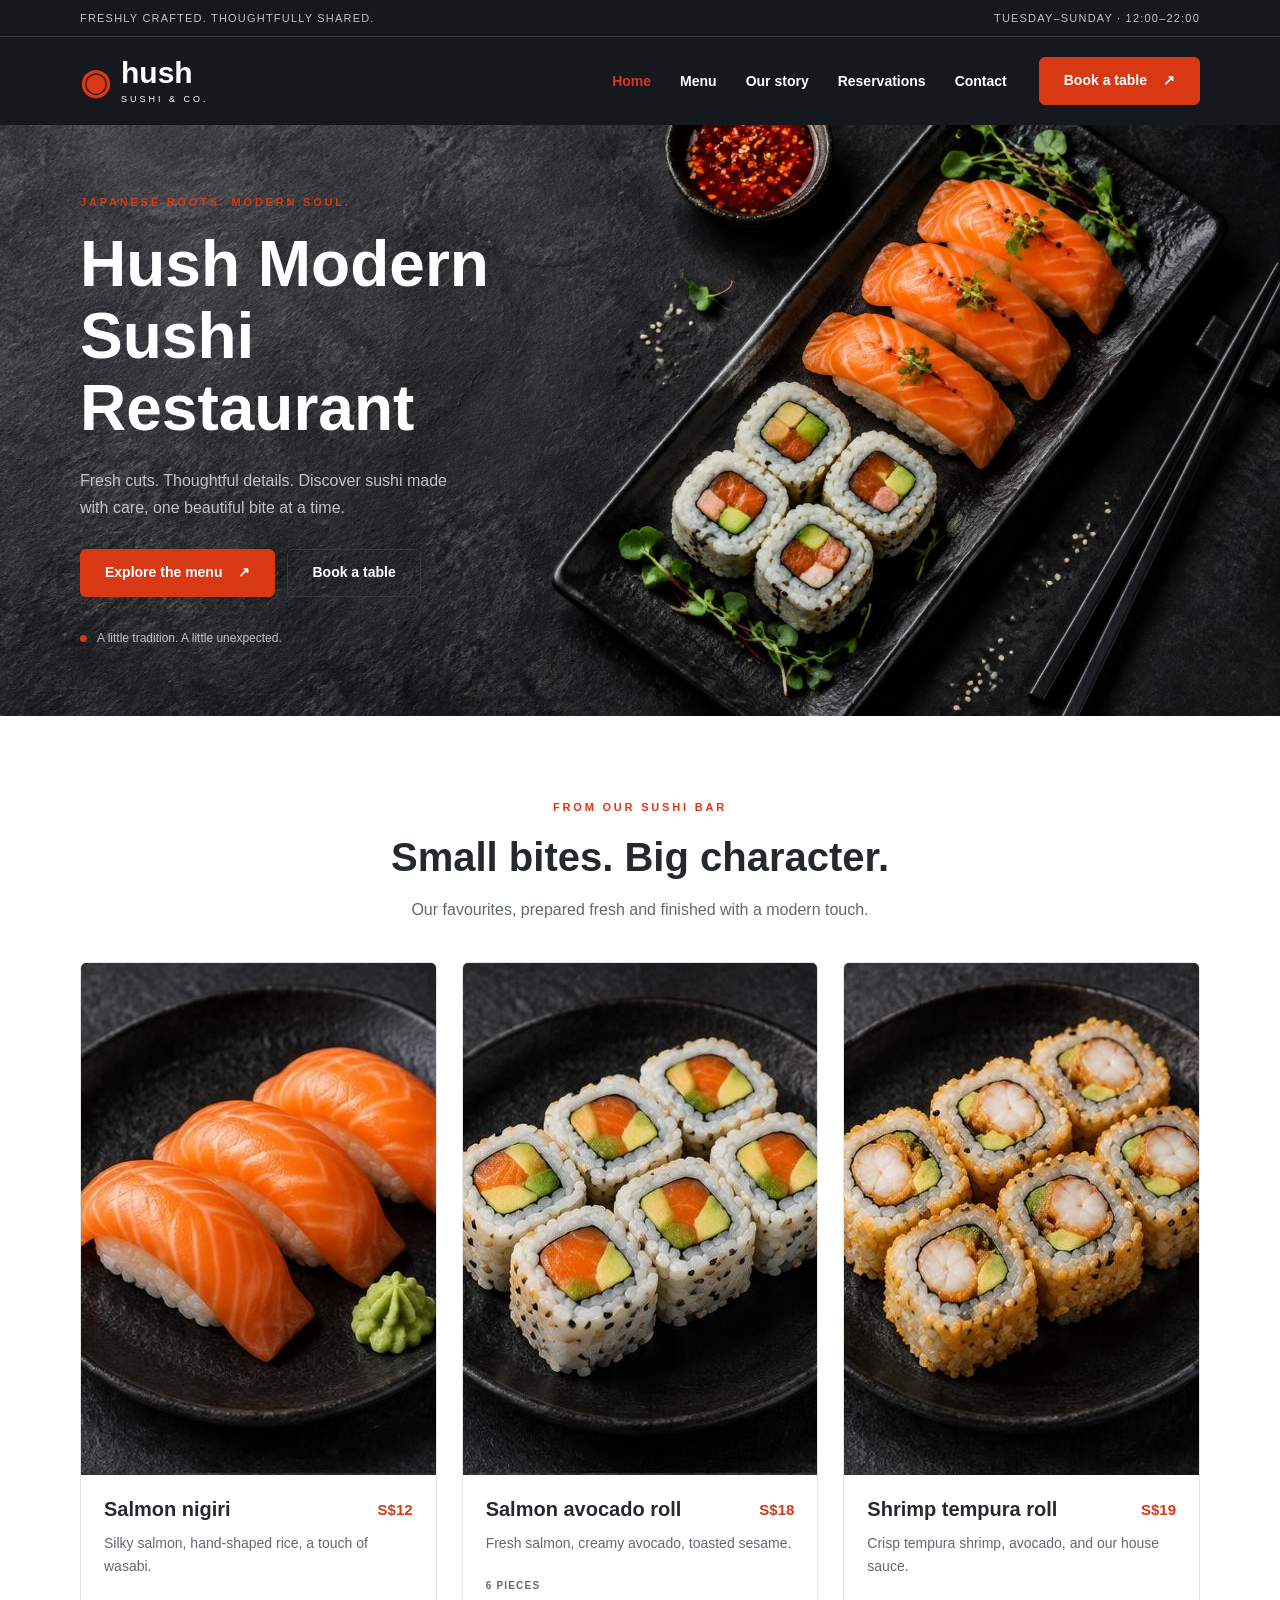
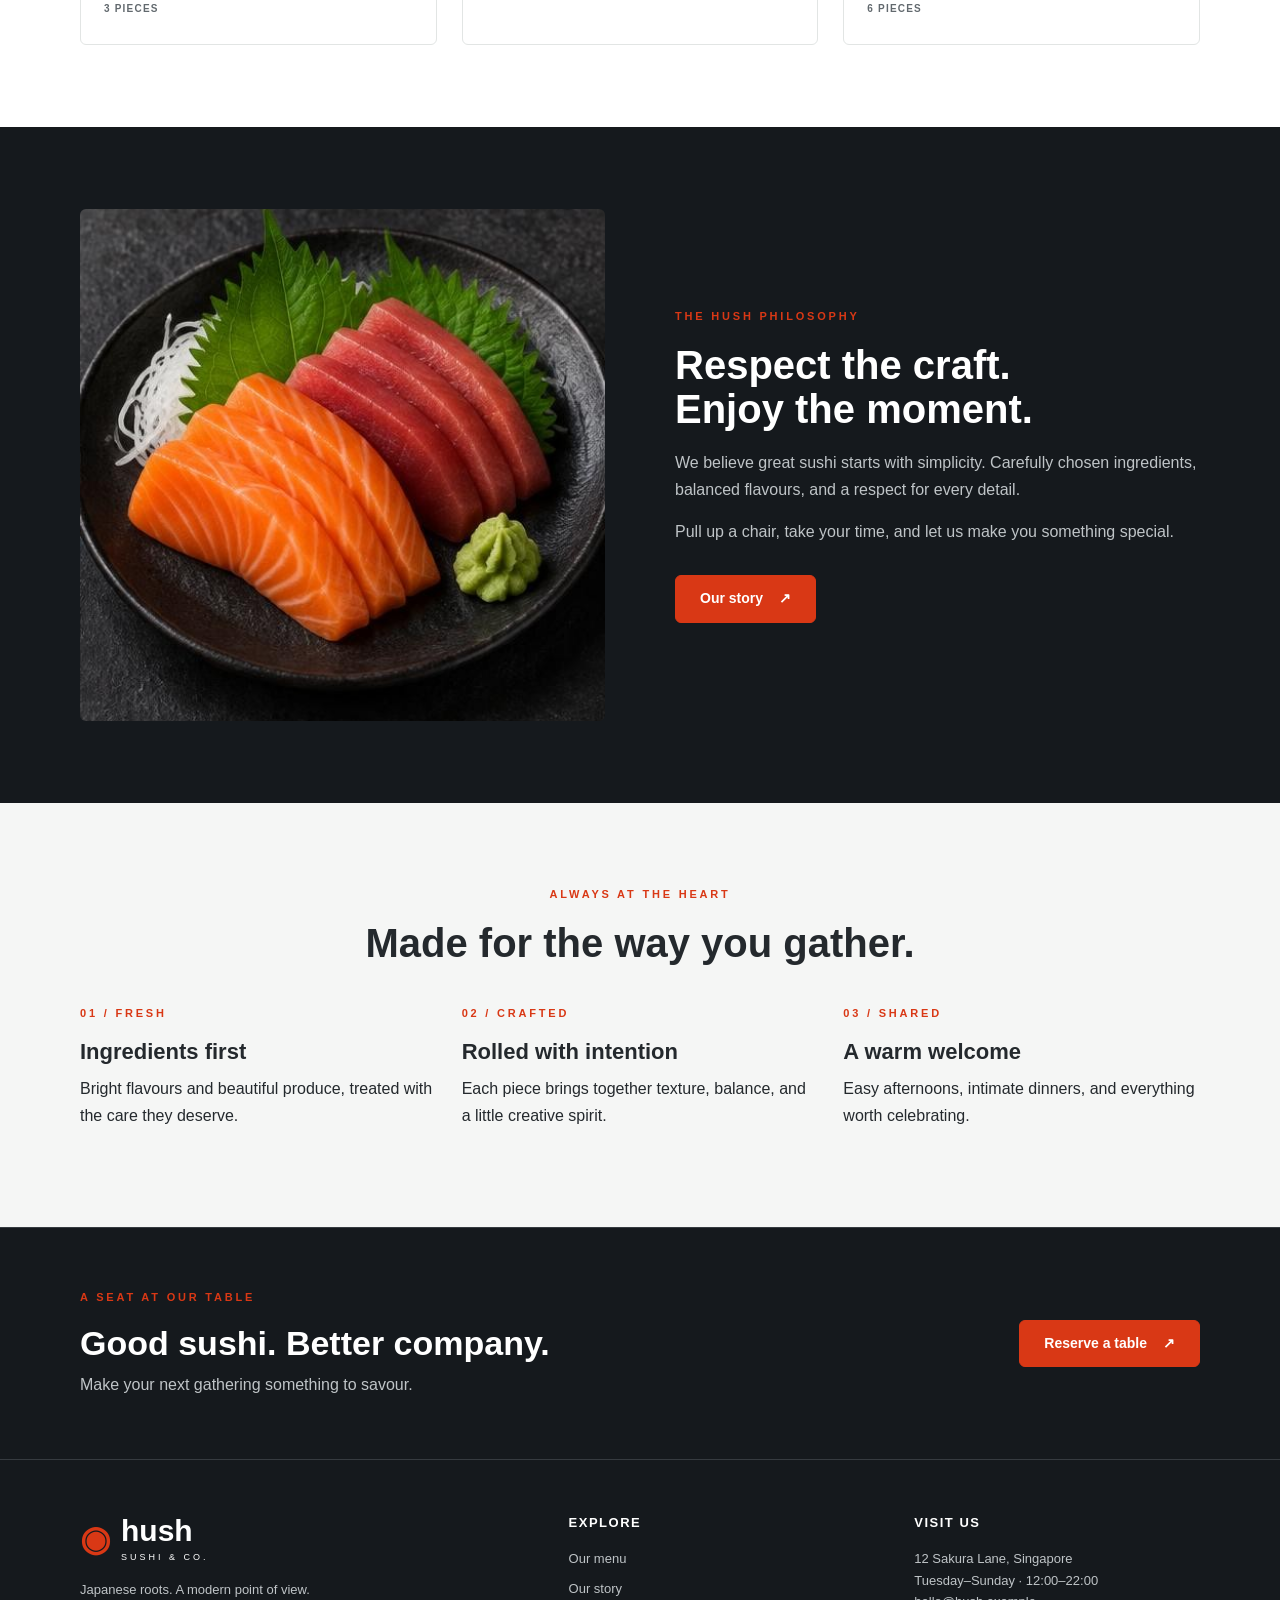
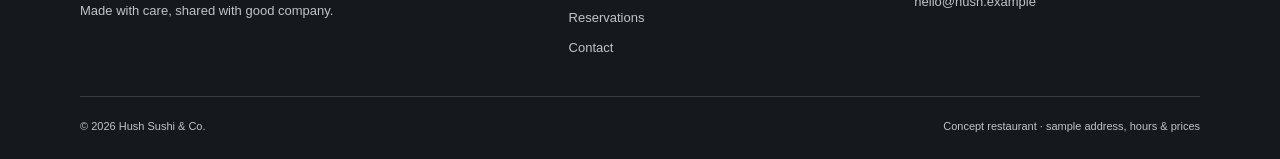
<file: index.html>
<!doctype html>
<html lang="en">
    <head>
        <meta charset="utf-8">
        <meta name="viewport" content="width=device-width, initial-scale=1">
        <title>Hush Modern Sushi Restaurant</title>
        <meta name="description" content="Discover modern Japanese sushi, signature rolls, and thoughtful dining at the Hush concept restaurant.">
        <meta property="og:title" content="Hush Modern Sushi Restaurant">
        <meta property="og:description" content="Discover modern Japanese sushi, signature rolls, and thoughtful dining at the Hush concept restaurant.">
        <meta property="og:type" content="website">
        <meta name="twitter:card" content="summary_large_image">
        <link rel="icon" href="assets/favicon.svg" type="image/svg+xml">
        <link rel="stylesheet" href="styles.css">
        <script src="script.js" defer></script>
    </head>

    <body>
        <a class="skip-link" href="#main">Skip to content</a>

        <div class="utility">
            <div class="container">
                <span>FRESHLY CRAFTED. THOUGHTFULLY SHARED.</span>
                <span>TUESDAY–SUNDAY · 12:00–22:00</span>
            </div>
        </div>

        <header class="header">
            <div class="container nav">
                <a class="brand" href="index.html" aria-label="Hush Sushi home">
                    <span class="brand-mark" aria-hidden="true">◉</span>
                    <span>hush<small>SUSHI &amp; CO.</small></span>
                </a>

                <nav class="nav-links" id="navigation" aria-label="Main navigation">
                    <a href="index.html" aria-current="page">Home</a>
                    <a href="menu.html">Menu</a>
                    <a href="about.html">Our story</a>
                    <a href="reservations.html">Reservations</a>
                    <a href="contact.html">Contact</a>
                </nav>

                <a href="reservations.html" class="button">
                    Book a table <span aria-hidden="true">↗</span>
                </a>

                <button
                    class="menu-toggle"
                    type="button"
                    aria-expanded="false"
                    aria-controls="navigation"
                    aria-label="Open navigation"
                >
                    ☰
                </button>
            </div>
        </header>

        <main id="main">
            <section class="hero">
                <img
                    class="hero-image"
                    src="assets/hero.jpg"
                    alt="Salmon nigiri and maki on a black platter with chopsticks"
                    width="1920"
                    height="1024"
                    fetchpriority="high"
                >

                <div class="container">
                    <div class="hero-copy">
                        <span class="eyebrow">Japanese roots. Modern soul.</span>

                        <h1>
                            Hush Modern<br>
                            Sushi Restaurant
                        </h1>

                        <p>
                            Fresh cuts. Thoughtful details. Discover sushi made with care, one beautiful bite at a time.
                        </p>

                        <div class="hero-actions">
                            <a href="menu.html" class="button">
                                Explore the menu <span aria-hidden="true">↗</span>
                            </a>

                            <a href="reservations.html" class="button ghost">
                                Book a table
                            </a>
                        </div>

                        <div class="hero-note">
                            A little tradition. A little unexpected.
                        </div>
                    </div>
                </div>
            </section>

            <section class="section">
                <div class="container">
                    <div class="section-heading">
                        <span class="eyebrow">From our sushi bar</span>
                        <h2>Small bites. Big character.</h2>
                        <p>
                            Our favourites, prepared fresh and finished with a modern touch.
                        </p>
                    </div>

                    <div class="grid-3">
                        <article class="dish" data-category="nigiri">
                            <div class="dish-image">
                                <img
                                    src="assets/salmon-nigiri.jpg"
                                    alt="Salmon nigiri on a black ceramic plate"
                                    width="512"
                                    height="512"
                                    loading="lazy"
                                >
                            </div>

                            <div class="dish-info">
                                <div class="dish-title">
                                    <h3>Salmon nigiri</h3>
                                    <span class="price">S$12</span>
                                </div>

                                <p>
                                    Silky salmon, hand-shaped rice, a touch of wasabi.
                                </p>

                                <span class="tag">3 pieces</span>
                            </div>
                        </article>

                        <article class="dish" data-category="rolls">
                            <div class="dish-image">
                                <img
                                    src="assets/salmon-avocado.jpg"
                                    alt="Salmon avocado roll on a black ceramic plate"
                                    width="512"
                                    height="512"
                                    loading="lazy"
                                >
                            </div>

                            <div class="dish-info">
                                <div class="dish-title">
                                    <h3>Salmon avocado roll</h3>
                                    <span class="price">S$18</span>
                                </div>

                                <p>
                                    Fresh salmon, creamy avocado, toasted sesame.
                                </p>

                                <span class="tag">6 pieces</span>
                            </div>
                        </article>

                        <article class="dish" data-category="rolls">
                            <div class="dish-image">
                                <img
                                    src="assets/shrimp-tempura.jpg"
                                    alt="Shrimp tempura roll on a black ceramic plate"
                                    width="512"
                                    height="512"
                                    loading="lazy"
                                >
                            </div>

                            <div class="dish-info">
                                <div class="dish-title">
                                    <h3>Shrimp tempura roll</h3>
                                    <span class="price">S$19</span>
                                </div>

                                <p>
                                    Crisp tempura shrimp, avocado, and our house sauce.
                                </p>

                                <span class="tag">6 pieces</span>
                            </div>
                        </article>
                    </div>
                </div>
            </section>

            <section class="section dark">
                <div class="container">
                    <div class="split">
                        <img
                            class="split-image"
                            src="assets/sashimi.jpg"
                            alt="Fresh salmon and tuna sashimi with shiso leaves"
                            width="512"
                            height="512"
                            loading="lazy"
                        >

                        <div>
                            <span class="eyebrow">The Hush philosophy</span>

                            <h2>
                                Respect the craft.<br>
                                Enjoy the moment.
                            </h2>

                            <p>
                                We believe great sushi starts with simplicity. Carefully chosen ingredients, balanced flavours, and a respect for every detail.
                            </p>

                            <p>
                                Pull up a chair, take your time, and let us make you something special.
                            </p>

                            <a href="about.html" class="button">
                                Our story <span aria-hidden="true">↗</span>
                            </a>
                        </div>
                    </div>
                </div>
            </section>

            <section class="section wash">
                <div class="container">
                    <div class="section-heading">
                        <span class="eyebrow">Always at the heart</span>
                        <h2>Made for the way you gather.</h2>
                    </div>

                    <div class="grid-3">
                        <div>
                            <span class="eyebrow">01 / Fresh</span>
                            <h3>Ingredients first</h3>
                            <p>
                                Bright flavours and beautiful produce, treated with the care they deserve.
                            </p>
                        </div>

                        <div>
                            <span class="eyebrow">02 / Crafted</span>
                            <h3>Rolled with intention</h3>
                            <p>
                                Each piece brings together texture, balance, and a little creative spirit.
                            </p>
                        </div>

                        <div>
                            <span class="eyebrow">03 / Shared</span>
                            <h3>A warm welcome</h3>
                            <p>
                                Easy afternoons, intimate dinners, and everything worth celebrating.
                            </p>
                        </div>
                    </div>
                </div>
            </section>

            <section class="cta">
                <div class="container">
                    <div>
                        <span class="eyebrow">A seat at our table</span>
                        <h2>Good sushi. Better company.</h2>
                        <p>Make your next gathering something to savour.</p>
                    </div>

                    <a class="button" href="reservations.html">
                        Reserve a table <span aria-hidden="true">↗</span>
                    </a>
                </div>
            </section>
        </main>

        <footer class="footer">
            <div class="container">
                <div class="footer-grid">
                    <div>
                        <a class="brand" href="index.html" aria-label="Hush Sushi home">
                            <span class="brand-mark" aria-hidden="true">◉</span>
                            <span>hush<small>SUSHI &amp; CO.</small></span>
                        </a>

                        <p>
                            Japanese roots. A modern point of view.<br>
                            Made with care, shared with good company.
                        </p>
                    </div>

                    <div>
                        <h3>Explore</h3>

                        <div class="footer-links">
                            <a href="menu.html">Our menu</a>
                            <a href="about.html">Our story</a>
                            <a href="reservations.html">Reservations</a>
                            <a href="contact.html">Contact</a>
                        </div>
                    </div>

                    <div>
                        <h3>Visit us</h3>

                        <p>
                            12 Sakura Lane, Singapore<br>
                            Tuesday–Sunday · 12:00–22:00<br>
                            hello@hush.example
                        </p>
                    </div>
                </div>

                <div class="footer-bottom">
                    <span>© 2026 Hush Sushi &amp; Co.</span>
                    <span>Concept restaurant · sample address, hours &amp; prices</span>
                </div>
            </div>
        </footer>
    </body>
</html>
</file>
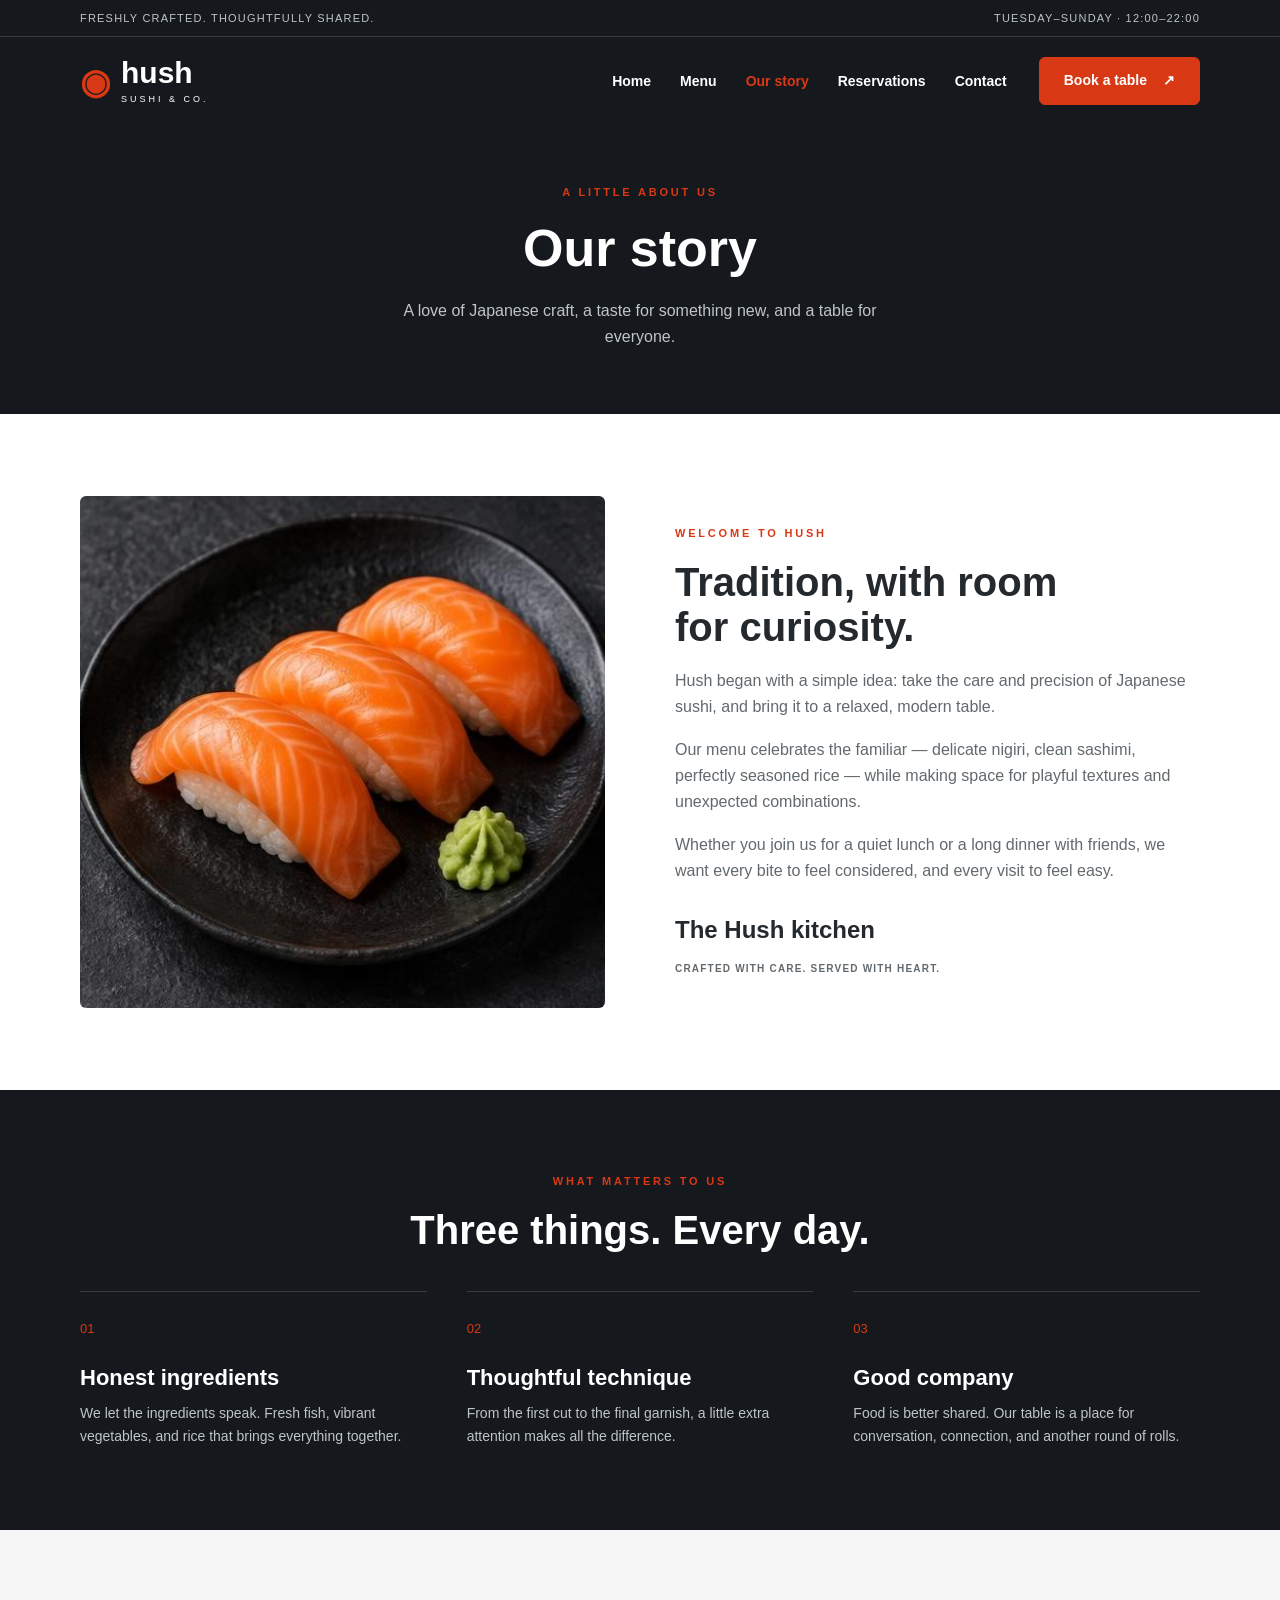
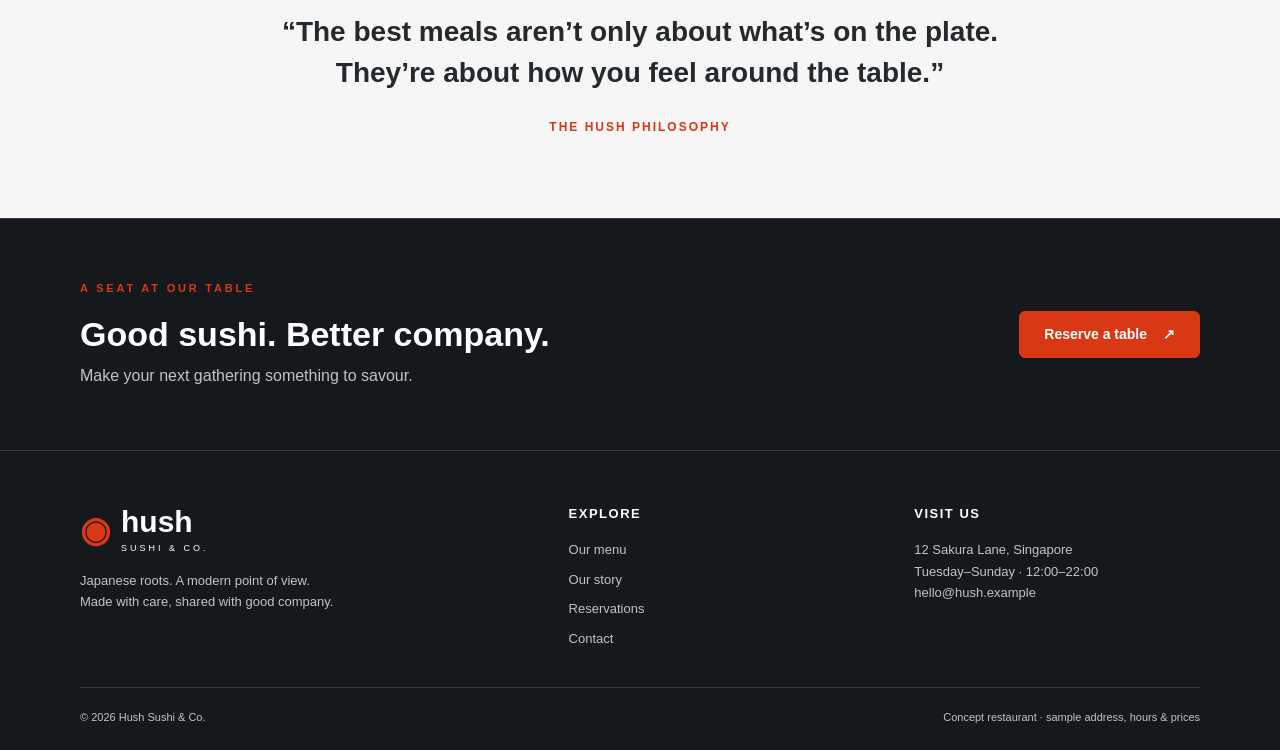
<file: about.html>
<!doctype html>
<html lang="en">
    <head>
        <meta charset="utf-8">
        <meta name="viewport" content="width=device-width, initial-scale=1">
        <title>Our story | Hush Sushi &amp; Co.</title>
        <meta name="description" content="Discover the craft, care, and Japanese inspiration behind the Hush Sushi concept restaurant.">
        <meta property="og:title" content="Our story | Hush Sushi &amp; Co.">
        <meta property="og:description" content="Discover the craft, care, and Japanese inspiration behind the Hush Sushi concept restaurant.">
        <meta property="og:type" content="website">
        <meta name="twitter:card" content="summary_large_image">
        <link rel="icon" href="assets/favicon.svg" type="image/svg+xml">
        <link rel="stylesheet" href="styles.css">
        <script src="script.js" defer></script>
    </head>

    <body>
        <a class="skip-link" href="#main">Skip to content</a>

        <div class="utility">
            <div class="container">
                <span>FRESHLY CRAFTED. THOUGHTFULLY SHARED.</span>
                <span>TUESDAY–SUNDAY · 12:00–22:00</span>
            </div>
        </div>

        <header class="header">
            <div class="container nav">
                <a class="brand" href="index.html" aria-label="Hush Sushi home">
                    <span class="brand-mark" aria-hidden="true">◉</span>
                    <span>hush<small>SUSHI &amp; CO.</small></span>
                </a>

                <nav class="nav-links" id="navigation" aria-label="Main navigation">
                    <a href="index.html">Home</a>
                    <a href="menu.html">Menu</a>
                    <a href="about.html" aria-current="page">Our story</a>
                    <a href="reservations.html">Reservations</a>
                    <a href="contact.html">Contact</a>
                </nav>

                <a href="reservations.html" class="button">
                    Book a table <span aria-hidden="true">↗</span>
                </a>

                <button
                    class="menu-toggle"
                    type="button"
                    aria-expanded="false"
                    aria-controls="navigation"
                    aria-label="Open navigation"
                >
                    ☰
                </button>
            </div>
        </header>

        <main id="main">
            <section class="page-intro">
                <div class="container">
                    <span class="eyebrow">A little about us</span>
                    <h1>Our story</h1>
                    <p>
                        A love of Japanese craft, a taste for something new, and a table for everyone.
                    </p>
                </div>
            </section>

            <section class="section">
                <div class="container split">
                    <img
                        class="split-image"
                        src="assets/salmon-nigiri.jpg"
                        alt="Three salmon nigiri arranged on a handmade black plate"
                        width="512"
                        height="512"
                    >

                    <div>
                        <span class="eyebrow">Welcome to Hush</span>

                        <h2>
                            Tradition, with room<br>
                            for curiosity.
                        </h2>

                        <p>
                            Hush began with a simple idea: take the care and precision of Japanese sushi, and bring it to a relaxed, modern table.
                        </p>

                        <p>
                            Our menu celebrates the familiar — delicate nigiri, clean sashimi, perfectly seasoned rice — while making space for playful textures and unexpected combinations.
                        </p>

                        <p>
                            Whether you join us for a quiet lunch or a long dinner with friends, we want every bite to feel considered, and every visit to feel easy.
                        </p>

                        <div class="signature">The Hush kitchen</div>
                        <span class="tag">Crafted with care. Served with heart.</span>
                    </div>
                </div>
            </section>

            <section class="section dark">
                <div class="container">
                    <div class="section-heading">
                        <span class="eyebrow">What matters to us</span>
                        <h2>Three things. Every day.</h2>
                    </div>

                    <div class="values">
                        <div class="value">
                            <span class="value-number">01</span>
                            <h3>Honest ingredients</h3>
                            <p>
                                We let the ingredients speak. Fresh fish, vibrant vegetables, and rice that brings everything together.
                            </p>
                        </div>

                        <div class="value">
                            <span class="value-number">02</span>
                            <h3>Thoughtful technique</h3>
                            <p>
                                From the first cut to the final garnish, a little extra attention makes all the difference.
                            </p>
                        </div>

                        <div class="value">
                            <span class="value-number">03</span>
                            <h3>Good company</h3>
                            <p>
                                Food is better shared. Our table is a place for conversation, connection, and another round of rolls.
                            </p>
                        </div>
                    </div>
                </div>
            </section>

            <section class="section wash">
                <div class="container">
                    <blockquote class="story-quote">
                        “The best meals aren’t only about what’s on the plate. They’re about how you feel around the table.”
                        <cite>THE HUSH PHILOSOPHY</cite>
                    </blockquote>
                </div>
            </section>

            <section class="cta">
                <div class="container">
                    <div>
                        <span class="eyebrow">A seat at our table</span>
                        <h2>Good sushi. Better company.</h2>
                        <p>Make your next gathering something to savour.</p>
                    </div>

                    <a class="button" href="reservations.html">
                        Reserve a table <span aria-hidden="true">↗</span>
                    </a>
                </div>
            </section>
        </main>

        <footer class="footer">
            <div class="container">
                <div class="footer-grid">
                    <div>
                        <a class="brand" href="index.html" aria-label="Hush Sushi home">
                            <span class="brand-mark" aria-hidden="true">◉</span>
                            <span>hush<small>SUSHI &amp; CO.</small></span>
                        </a>

                        <p>
                            Japanese roots. A modern point of view.<br>
                            Made with care, shared with good company.
                        </p>
                    </div>

                    <div>
                        <h3>Explore</h3>

                        <div class="footer-links">
                            <a href="menu.html">Our menu</a>
                            <a href="about.html">Our story</a>
                            <a href="reservations.html">Reservations</a>
                            <a href="contact.html">Contact</a>
                        </div>
                    </div>

                    <div>
                        <h3>Visit us</h3>

                        <p>
                            12 Sakura Lane, Singapore<br>
                            Tuesday–Sunday · 12:00–22:00<br>
                            hello@hush.example
                        </p>
                    </div>
                </div>

                <div class="footer-bottom">
                    <span>© 2026 Hush Sushi &amp; Co.</span>
                    <span>Concept restaurant · sample address, hours &amp; prices</span>
                </div>
            </div>
        </footer>
    </body>
</html>
</file>
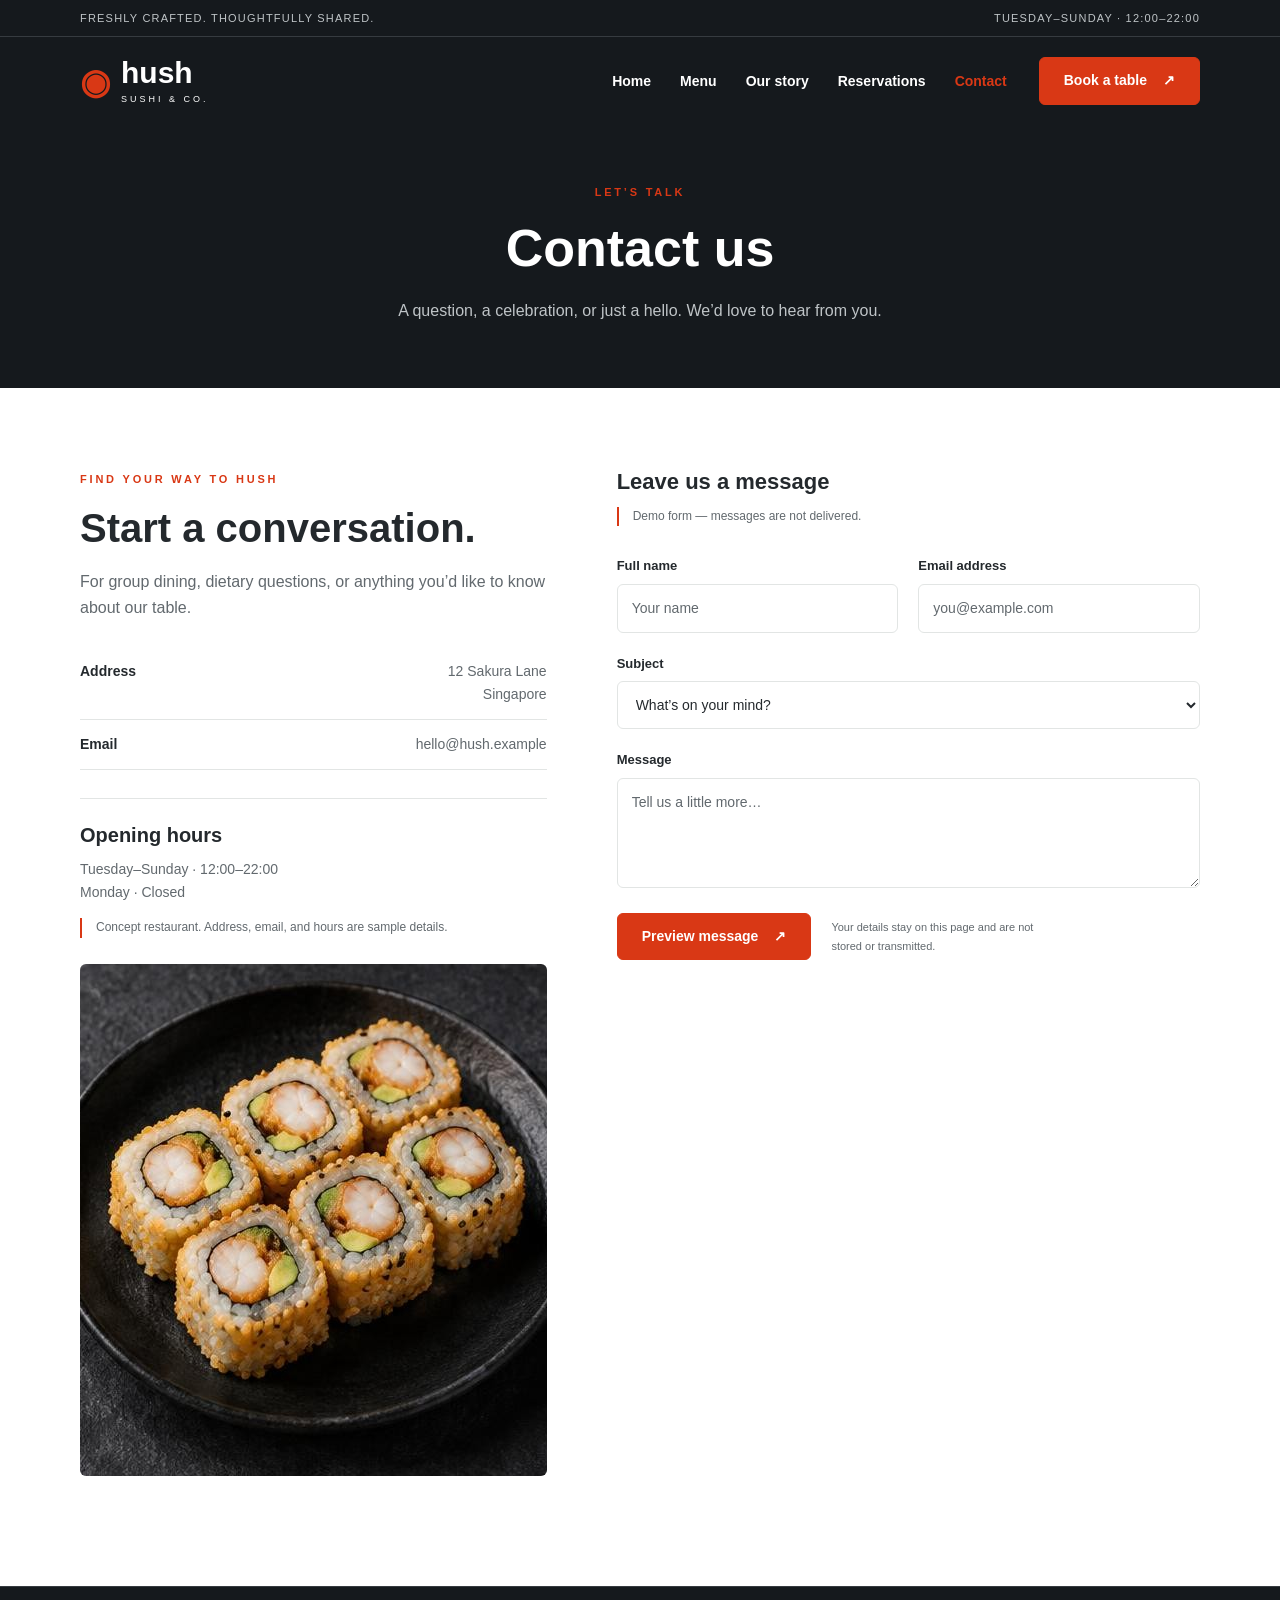
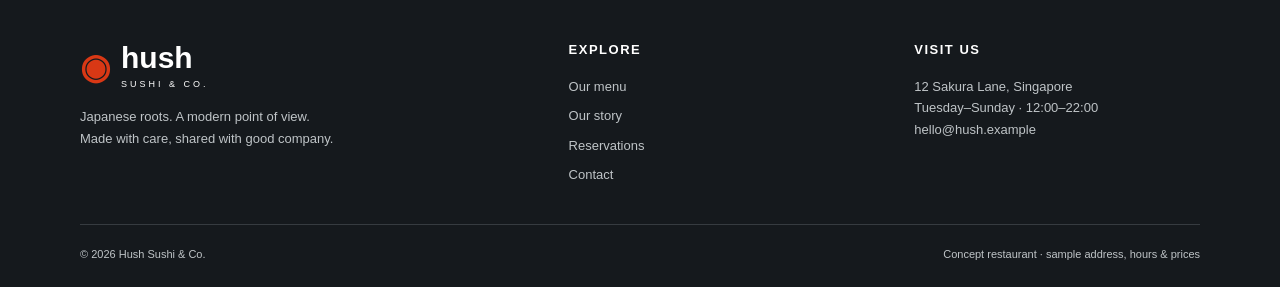
<file: contact.html>
<!doctype html>
<html lang="en">
    <head>
        <meta charset="utf-8">
        <meta name="viewport" content="width=device-width, initial-scale=1">
        <title>Contact | Hush Sushi &amp; Co.</title>
        <meta name="description" content="View sample Hush Sushi contact details and try the local demonstration inquiry form.">
        <meta property="og:title" content="Contact | Hush Sushi &amp; Co.">
        <meta property="og:description" content="View sample Hush Sushi contact details and try the local demonstration inquiry form.">
        <meta property="og:type" content="website">
        <meta name="twitter:card" content="summary_large_image">
        <link rel="icon" href="assets/favicon.svg" type="image/svg+xml">
        <link rel="stylesheet" href="styles.css">
        <script src="script.js" defer></script>
    </head>

    <body>
        <a class="skip-link" href="#main">Skip to content</a>

        <div class="utility">
            <div class="container">
                <span>FRESHLY CRAFTED. THOUGHTFULLY SHARED.</span>
                <span>TUESDAY–SUNDAY · 12:00–22:00</span>
            </div>
        </div>

        <header class="header">
            <div class="container nav">
                <a class="brand" href="index.html" aria-label="Hush Sushi home">
                    <span class="brand-mark" aria-hidden="true">◉</span>
                    <span>hush<small>SUSHI &amp; CO.</small></span>
                </a>

                <nav class="nav-links" id="navigation" aria-label="Main navigation">
                    <a href="index.html">Home</a>
                    <a href="menu.html">Menu</a>
                    <a href="about.html">Our story</a>
                    <a href="reservations.html">Reservations</a>
                    <a href="contact.html" aria-current="page">Contact</a>
                </nav>

                <a href="reservations.html" class="button">
                    Book a table <span aria-hidden="true">↗</span>
                </a>

                <button
                    class="menu-toggle"
                    type="button"
                    aria-expanded="false"
                    aria-controls="navigation"
                    aria-label="Open navigation"
                >
                    ☰
                </button>
            </div>
        </header>

        <main id="main">
            <section class="page-intro">
                <div class="container">
                    <span class="eyebrow">Let’s talk</span>
                    <h1>Contact us</h1>
                    <p>
                        A question, a celebration, or just a hello. We’d love to hear from you.
                    </p>
                </div>
            </section>

            <section class="section">
                <div class="container form-layout">
                    <aside class="form-aside">
                        <span class="eyebrow">Find your way to Hush</span>

                        <h2>Start a conversation.</h2>

                        <p>
                            For group dining, dietary questions, or anything you’d like to know about our table.
                        </p>

                        <dl class="detail-list">
                            <div>
                                <dt>Address</dt>
                                <dd>
                                    12 Sakura Lane<br>
                                    Singapore
                                </dd>
                            </div>

                            <div>
                                <dt>Email</dt>
                                <dd>hello@hush.example</dd>
                            </div>
                        </dl>

                        <div class="hours">
                            <h3>Opening hours</h3>
                            <p>
                                Tuesday–Sunday · 12:00–22:00<br>
                                Monday · Closed
                            </p>
                        </div>

                        <p class="notice">
                            Concept restaurant. Address, email, and hours are sample details.
                        </p>

                        <img
                            src="assets/shrimp-tempura.jpg"
                            alt="Crispy shrimp tempura sushi rolls with avocado"
                            width="512"
                            height="512"
                            loading="lazy"
                        >
                    </aside>

                    <div>
                        <h3>Leave us a message</h3>

                        <p class="notice">
                            Demo form — messages are not delivered.
                        </p>

                        <form data-demo-form="contact">
                            <div class="form-grid">
                                <div class="field">
                                    <label for="name">Full name</label>
                                    <input
                                        type="text"
                                        id="name"
                                        name="name"
                                        required
                                        placeholder="Your name"
                                        autocomplete="name"
                                        maxlength="100"
                                    >
                                </div>

                                <div class="field">
                                    <label for="email">Email address</label>
                                    <input
                                        type="email"
                                        id="email"
                                        name="email"
                                        required
                                        placeholder="you@example.com"
                                        autocomplete="email"
                                        maxlength="254"
                                    >
                                </div>

                                <div class="field full">
                                    <label for="subject">Subject</label>

                                    <select id="subject" name="subject" required>
                                        <option value="">What’s on your mind?</option>
                                        <option>General inquiry</option>
                                        <option>Group dining</option>
                                        <option>Dietary requirements</option>
                                        <option>Feedback</option>
                                    </select>
                                </div>

                                <div class="field full">
                                    <label for="message">Message</label>

                                    <textarea
                                        id="message"
                                        name="message"
                                        placeholder="Tell us a little more…"
                                        required
                                        minlength="10"
                                        maxlength="3000"
                                    ></textarea>
                                </div>
                            </div>

                            <div class="form-submit">
                                <button type="submit" class="button">
                                    Preview message <span aria-hidden="true">↗</span>
                                </button>

                                <p>
                                    Your details stay on this page and are not stored or transmitted.
                                </p>
                            </div>

                            <div
                                class="success"
                                role="status"
                                tabindex="-1"
                                hidden
                            >
                                <h3>Sample message complete</h3>
                                <p></p>
                            </div>
                        </form>
                    </div>
                </div>
            </section>
        </main>

        <footer class="footer">
            <div class="container">
                <div class="footer-grid">
                    <div>
                        <a class="brand" href="index.html" aria-label="Hush Sushi home">
                            <span class="brand-mark" aria-hidden="true">◉</span>
                            <span>hush<small>SUSHI &amp; CO.</small></span>
                        </a>

                        <p>
                            Japanese roots. A modern point of view.<br>
                            Made with care, shared with good company.
                        </p>
                    </div>

                    <div>
                        <h3>Explore</h3>

                        <div class="footer-links">
                            <a href="menu.html">Our menu</a>
                            <a href="about.html">Our story</a>
                            <a href="reservations.html">Reservations</a>
                            <a href="contact.html">Contact</a>
                        </div>
                    </div>

                    <div>
                        <h3>Visit us</h3>

                        <p>
                            12 Sakura Lane, Singapore<br>
                            Tuesday–Sunday · 12:00–22:00<br>
                            hello@hush.example
                        </p>
                    </div>
                </div>

                <div class="footer-bottom">
                    <span>© 2026 Hush Sushi &amp; Co.</span>
                    <span>Concept restaurant · sample address, hours &amp; prices</span>
                </div>
            </div>
        </footer>
    </body>
</html>
</file>
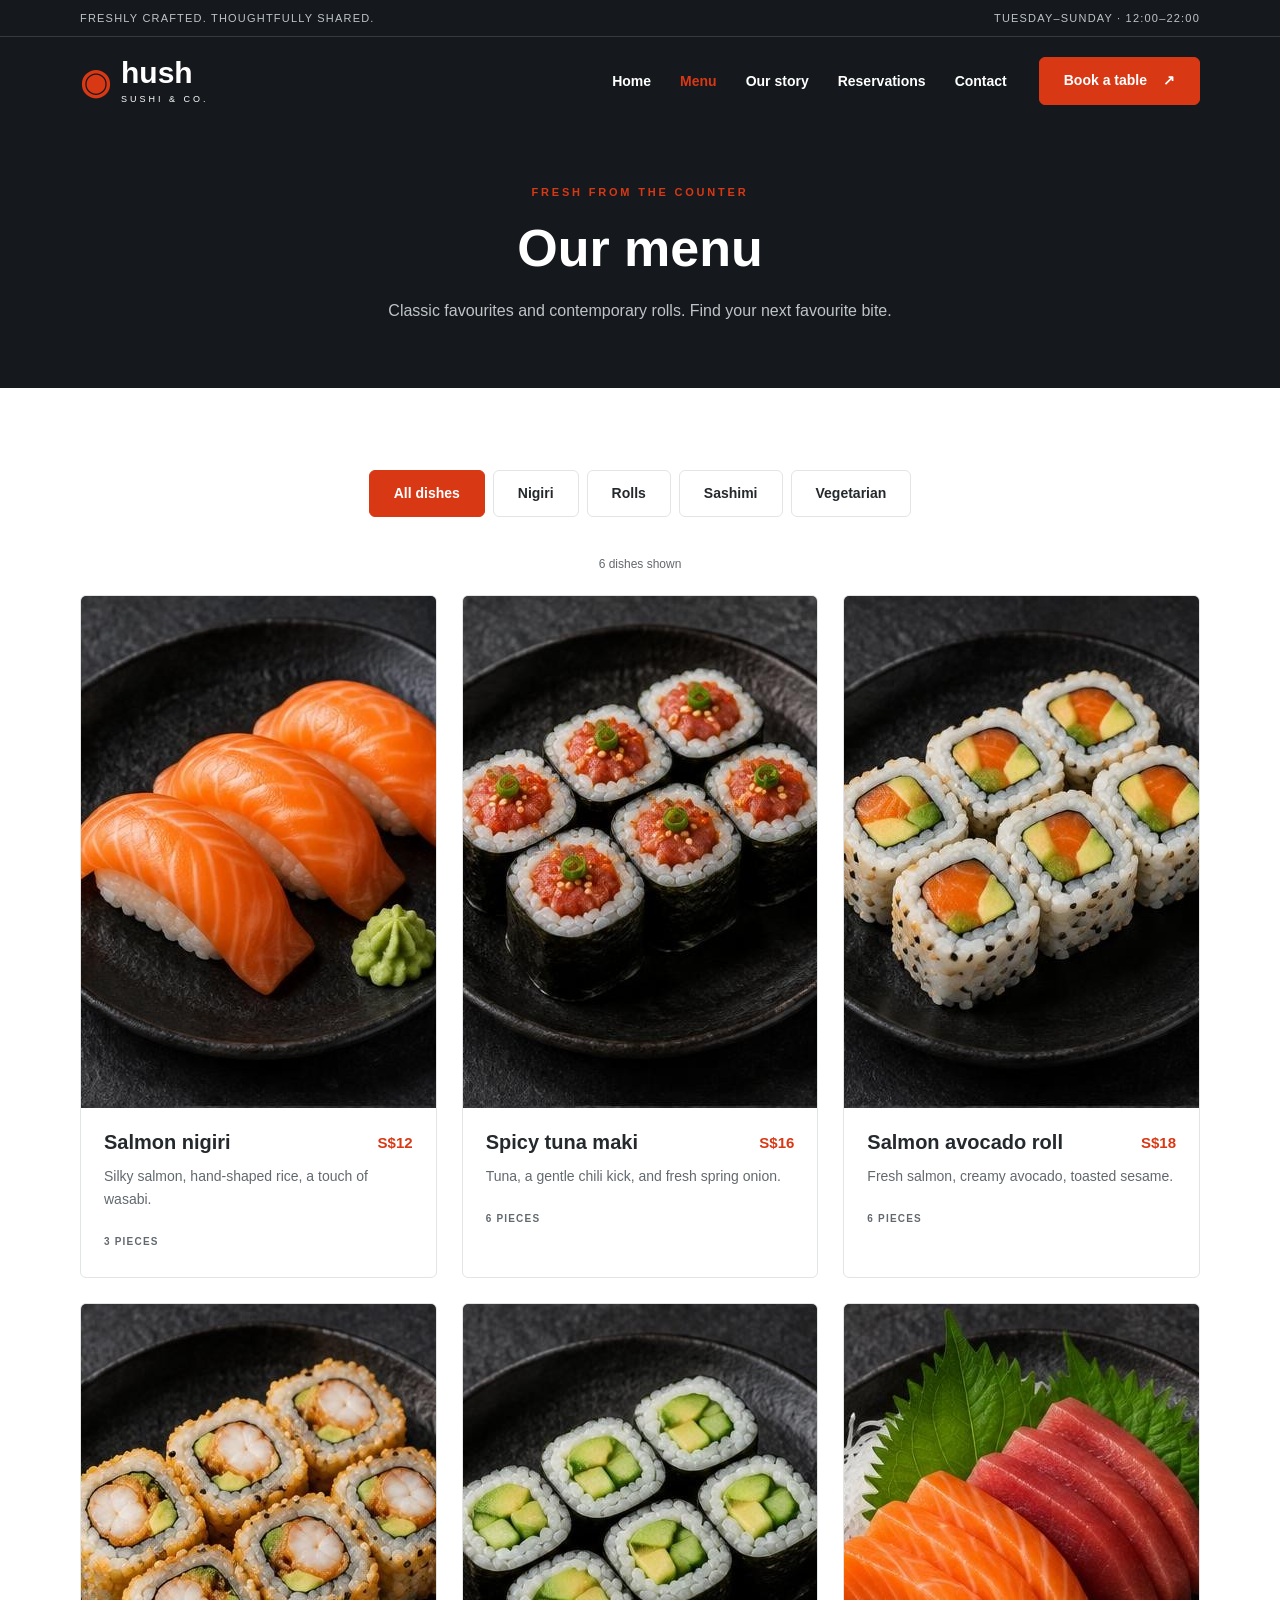
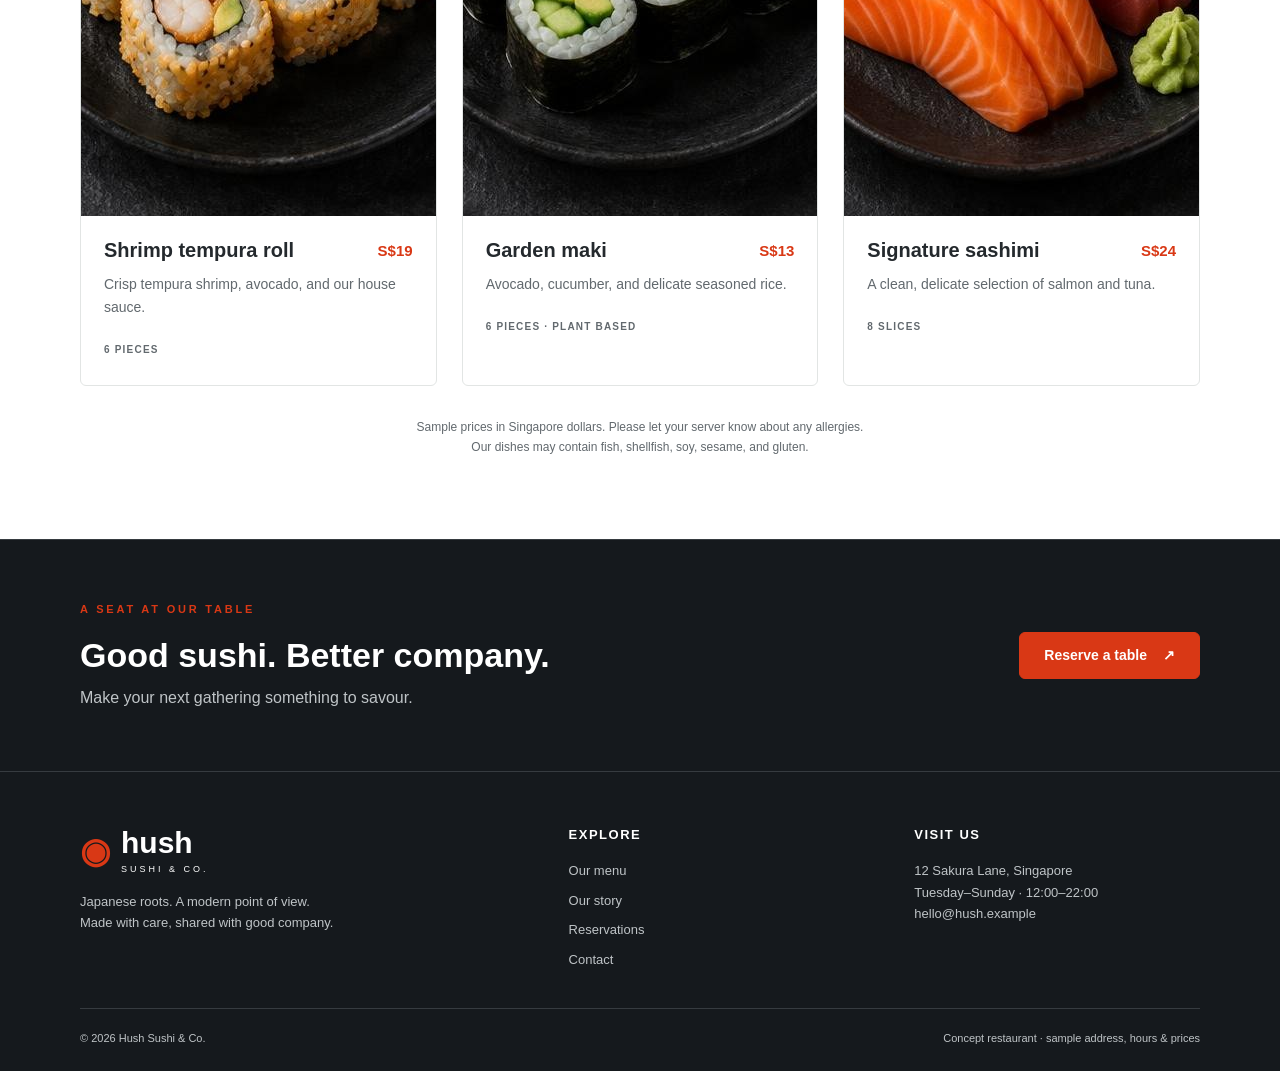
<file: menu.html>
<!doctype html>
<html lang="en">
    <head>
        <meta charset="utf-8">
        <meta name="viewport" content="width=device-width, initial-scale=1">
        <title>Menu | Hush Sushi &amp; Co.</title>
        <meta name="description" content="Explore Hush Sushi’s sample menu of nigiri, maki rolls, sashimi, and vegetarian favourites.">
        <meta property="og:title" content="Menu | Hush Sushi &amp; Co.">
        <meta property="og:description" content="Explore Hush Sushi’s sample menu of nigiri, maki rolls, sashimi, and vegetarian favourites.">
        <meta property="og:type" content="website">
        <meta name="twitter:card" content="summary_large_image">
        <link rel="icon" href="assets/favicon.svg" type="image/svg+xml">
        <link rel="stylesheet" href="styles.css">
        <script src="script.js" defer></script>
    </head>

    <body>
        <a class="skip-link" href="#main">Skip to content</a>

        <div class="utility">
            <div class="container">
                <span>FRESHLY CRAFTED. THOUGHTFULLY SHARED.</span>
                <span>TUESDAY–SUNDAY · 12:00–22:00</span>
            </div>
        </div>

        <header class="header">
            <div class="container nav">
                <a class="brand" href="index.html" aria-label="Hush Sushi home">
                    <span class="brand-mark" aria-hidden="true">◉</span>
                    <span>hush<small>SUSHI &amp; CO.</small></span>
                </a>

                <nav class="nav-links" id="navigation" aria-label="Main navigation">
                    <a href="index.html">Home</a>
                    <a href="menu.html" aria-current="page">Menu</a>
                    <a href="about.html">Our story</a>
                    <a href="reservations.html">Reservations</a>
                    <a href="contact.html">Contact</a>
                </nav>

                <a href="reservations.html" class="button">
                    Book a table <span aria-hidden="true">↗</span>
                </a>

                <button
                    class="menu-toggle"
                    type="button"
                    aria-expanded="false"
                    aria-controls="navigation"
                    aria-label="Open navigation"
                >
                    ☰
                </button>
            </div>
        </header>

        <main id="main">
            <section class="page-intro">
                <div class="container">
                    <span class="eyebrow">Fresh from the counter</span>
                    <h1>Our menu</h1>
                    <p>
                        Classic favourites and contemporary rolls. Find your next favourite bite.
                    </p>
                </div>
            </section>

            <section class="section">
                <div class="container">
                    <div
                        class="filters"
                        role="group"
                        aria-label="Filter menu by category"
                    >
                        <button
                            class="filter"
                            type="button"
                            data-filter="all"
                            aria-pressed="true"
                        >
                            All dishes
                        </button>

                        <button
                            class="filter"
                            type="button"
                            data-filter="nigiri"
                            aria-pressed="false"
                        >
                            Nigiri
                        </button>

                        <button
                            class="filter"
                            type="button"
                            data-filter="rolls"
                            aria-pressed="false"
                        >
                            Rolls
                        </button>

                        <button
                            class="filter"
                            type="button"
                            data-filter="sashimi"
                            aria-pressed="false"
                        >
                            Sashimi
                        </button>

                        <button
                            class="filter"
                            type="button"
                            data-filter="vegetarian"
                            aria-pressed="false"
                        >
                            Vegetarian
                        </button>
                    </div>

                    <p id="filter-status" class="menu-note" role="status">
                        6 dishes shown
                    </p>

                    <div class="grid-3">
                        <article class="dish" data-category="nigiri">
                            <div class="dish-image">
                                <img
                                    src="assets/salmon-nigiri.jpg"
                                    alt="Salmon nigiri on a black ceramic plate"
                                    width="512"
                                    height="512"
                                    loading="lazy"
                                >
                            </div>

                            <div class="dish-info">
                                <div class="dish-title">
                                    <h3>Salmon nigiri</h3>
                                    <span class="price">S$12</span>
                                </div>

                                <p>
                                    Silky salmon, hand-shaped rice, a touch of wasabi.
                                </p>

                                <span class="tag">3 pieces</span>
                            </div>
                        </article>

                        <article class="dish" data-category="rolls">
                            <div class="dish-image">
                                <img
                                    src="assets/spicy-tuna.jpg"
                                    alt="Spicy tuna maki on a black ceramic plate"
                                    width="512"
                                    height="512"
                                    loading="lazy"
                                >
                            </div>

                            <div class="dish-info">
                                <div class="dish-title">
                                    <h3>Spicy tuna maki</h3>
                                    <span class="price">S$16</span>
                                </div>

                                <p>
                                    Tuna, a gentle chili kick, and fresh spring onion.
                                </p>

                                <span class="tag">6 pieces</span>
                            </div>
                        </article>

                        <article class="dish" data-category="rolls">
                            <div class="dish-image">
                                <img
                                    src="assets/salmon-avocado.jpg"
                                    alt="Salmon avocado roll on a black ceramic plate"
                                    width="512"
                                    height="512"
                                    loading="lazy"
                                >
                            </div>

                            <div class="dish-info">
                                <div class="dish-title">
                                    <h3>Salmon avocado roll</h3>
                                    <span class="price">S$18</span>
                                </div>

                                <p>
                                    Fresh salmon, creamy avocado, toasted sesame.
                                </p>

                                <span class="tag">6 pieces</span>
                            </div>
                        </article>

                        <article class="dish" data-category="rolls">
                            <div class="dish-image">
                                <img
                                    src="assets/shrimp-tempura.jpg"
                                    alt="Shrimp tempura roll on a black ceramic plate"
                                    width="512"
                                    height="512"
                                    loading="lazy"
                                >
                            </div>

                            <div class="dish-info">
                                <div class="dish-title">
                                    <h3>Shrimp tempura roll</h3>
                                    <span class="price">S$19</span>
                                </div>

                                <p>
                                    Crisp tempura shrimp, avocado, and our house sauce.
                                </p>

                                <span class="tag">6 pieces</span>
                            </div>
                        </article>

                        <article class="dish" data-category="vegetarian">
                            <div class="dish-image">
                                <img
                                    src="assets/garden-maki.jpg"
                                    alt="Garden maki on a black ceramic plate"
                                    width="512"
                                    height="512"
                                    loading="lazy"
                                >
                            </div>

                            <div class="dish-info">
                                <div class="dish-title">
                                    <h3>Garden maki</h3>
                                    <span class="price">S$13</span>
                                </div>

                                <p>
                                    Avocado, cucumber, and delicate seasoned rice.
                                </p>

                                <span class="tag">6 pieces · plant based</span>
                            </div>
                        </article>

                        <article class="dish" data-category="sashimi">
                            <div class="dish-image">
                                <img
                                    src="assets/sashimi.jpg"
                                    alt="Signature sashimi on a black ceramic plate"
                                    width="512"
                                    height="512"
                                    loading="lazy"
                                >
                            </div>

                            <div class="dish-info">
                                <div class="dish-title">
                                    <h3>Signature sashimi</h3>
                                    <span class="price">S$24</span>
                                </div>

                                <p>
                                    A clean, delicate selection of salmon and tuna.
                                </p>

                                <span class="tag">8 slices</span>
                            </div>
                        </article>
                    </div>

                    <p class="menu-note">
                        Sample prices in Singapore dollars. Please let your server know about any allergies.<br>
                        Our dishes may contain fish, shellfish, soy, sesame, and gluten.
                    </p>
                </div>
            </section>

            <section class="cta">
                <div class="container">
                    <div>
                        <span class="eyebrow">A seat at our table</span>
                        <h2>Good sushi. Better company.</h2>
                        <p>Make your next gathering something to savour.</p>
                    </div>

                    <a class="button" href="reservations.html">
                        Reserve a table <span aria-hidden="true">↗</span>
                    </a>
                </div>
            </section>
        </main>

        <footer class="footer">
            <div class="container">
                <div class="footer-grid">
                    <div>
                        <a class="brand" href="index.html" aria-label="Hush Sushi home">
                            <span class="brand-mark" aria-hidden="true">◉</span>
                            <span>hush<small>SUSHI &amp; CO.</small></span>
                        </a>

                        <p>
                            Japanese roots. A modern point of view.<br>
                            Made with care, shared with good company.
                        </p>
                    </div>

                    <div>
                        <h3>Explore</h3>

                        <div class="footer-links">
                            <a href="menu.html">Our menu</a>
                            <a href="about.html">Our story</a>
                            <a href="reservations.html">Reservations</a>
                            <a href="contact.html">Contact</a>
                        </div>
                    </div>

                    <div>
                        <h3>Visit us</h3>

                        <p>
                            12 Sakura Lane, Singapore<br>
                            Tuesday–Sunday · 12:00–22:00<br>
                            hello@hush.example
                        </p>
                    </div>
                </div>

                <div class="footer-bottom">
                    <span>© 2026 Hush Sushi &amp; Co.</span>
                    <span>Concept restaurant · sample address, hours &amp; prices</span>
                </div>
            </div>
        </footer>
    </body>
</html>
</file>
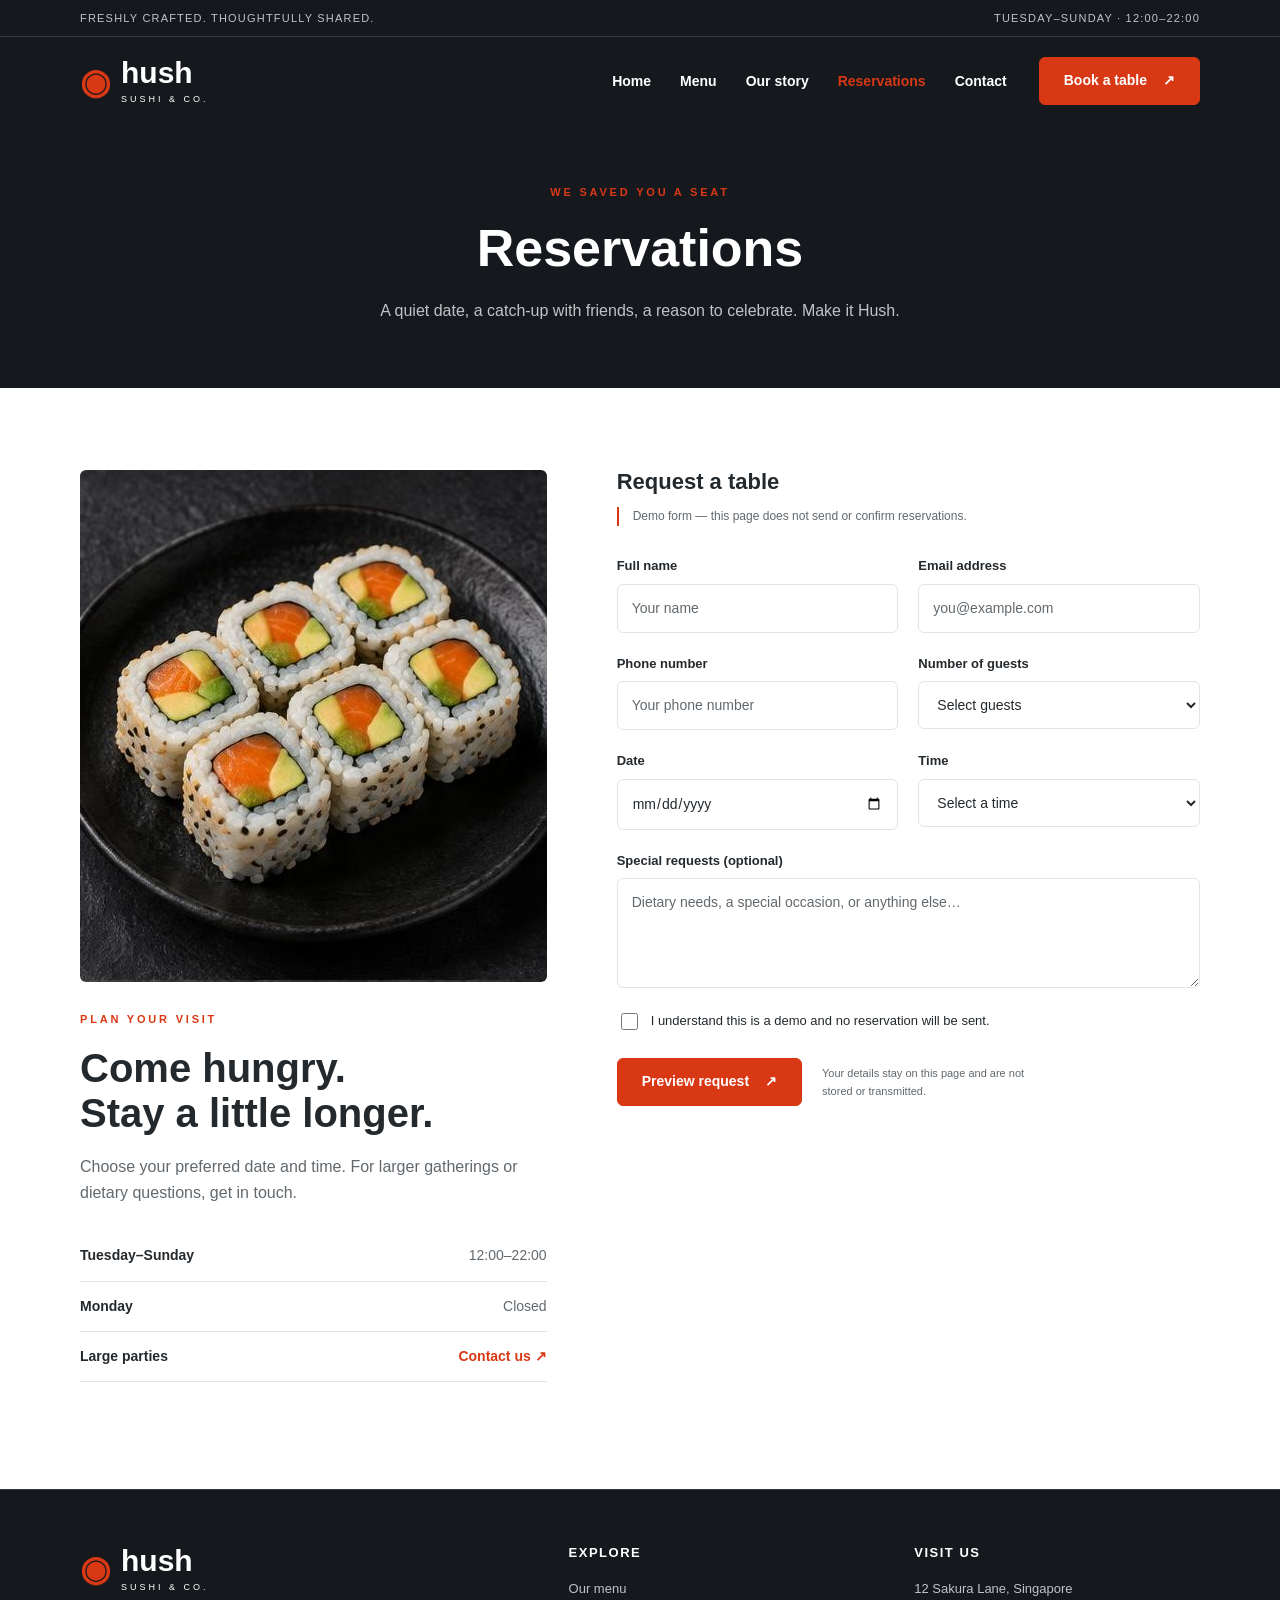
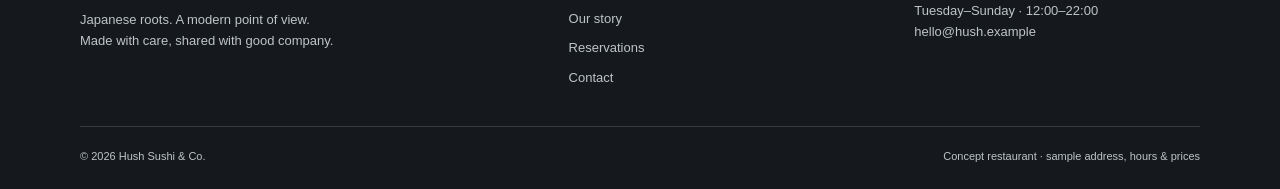
<file: reservations.html>
<!doctype html>
<html lang="en">
    <head>
        <meta charset="utf-8">
        <meta name="viewport" content="width=device-width, initial-scale=1">
        <title>Reservations | Hush Sushi &amp; Co.</title>
        <meta name="description" content="Preview a table request at Hush Sushi with our standalone demonstration reservation form.">
        <meta property="og:title" content="Reservations | Hush Sushi &amp; Co.">
        <meta property="og:description" content="Preview a table request at Hush Sushi with our standalone demonstration reservation form.">
        <meta property="og:type" content="website">
        <meta name="twitter:card" content="summary_large_image">
        <link rel="icon" href="assets/favicon.svg" type="image/svg+xml">
        <link rel="stylesheet" href="styles.css">
        <script src="script.js" defer></script>
    </head>

    <body>
        <a class="skip-link" href="#main">Skip to content</a>

        <div class="utility">
            <div class="container">
                <span>FRESHLY CRAFTED. THOUGHTFULLY SHARED.</span>
                <span>TUESDAY–SUNDAY · 12:00–22:00</span>
            </div>
        </div>

        <header class="header">
            <div class="container nav">
                <a class="brand" href="index.html" aria-label="Hush Sushi home">
                    <span class="brand-mark" aria-hidden="true">◉</span>
                    <span>hush<small>SUSHI &amp; CO.</small></span>
                </a>

                <nav class="nav-links" id="navigation" aria-label="Main navigation">
                    <a href="index.html">Home</a>
                    <a href="menu.html">Menu</a>
                    <a href="about.html">Our story</a>
                    <a href="reservations.html" aria-current="page">Reservations</a>
                    <a href="contact.html">Contact</a>
                </nav>

                <a href="reservations.html" class="button">
                    Book a table <span aria-hidden="true">↗</span>
                </a>

                <button
                    class="menu-toggle"
                    type="button"
                    aria-expanded="false"
                    aria-controls="navigation"
                    aria-label="Open navigation"
                >
                    ☰
                </button>
            </div>
        </header>

        <main id="main">
            <section class="page-intro">
                <div class="container">
                    <span class="eyebrow">We saved you a seat</span>
                    <h1>Reservations</h1>
                    <p>
                        A quiet date, a catch-up with friends, a reason to celebrate. Make it Hush.
                    </p>
                </div>
            </section>

            <section class="section">
                <div class="container form-layout">
                    <aside class="form-aside">
                        <img
                            src="assets/salmon-avocado.jpg"
                            alt="Salmon avocado sushi rolls ready to share"
                            width="512"
                            height="512"
                        >

                        <span class="eyebrow">Plan your visit</span>

                        <h2>
                            Come hungry.<br>
                            Stay a little longer.
                        </h2>

                        <p>
                            Choose your preferred date and time. For larger gatherings or dietary questions, get in touch.
                        </p>

                        <dl class="detail-list">
                            <div>
                                <dt>Tuesday–Sunday</dt>
                                <dd>12:00–22:00</dd>
                            </div>

                            <div>
                                <dt>Monday</dt>
                                <dd>Closed</dd>
                            </div>

                            <div>
                                <dt>Large parties</dt>
                                <dd>
                                    <a href="contact.html" class="text-link">
                                        Contact us ↗
                                    </a>
                                </dd>
                            </div>
                        </dl>
                    </aside>

                    <div>
                        <h3>Request a table</h3>

                        <p class="notice">
                            Demo form — this page does not send or confirm reservations.
                        </p>

                        <form data-demo-form="reservation">
                            <div class="form-grid">
                                <div class="field">
                                    <label for="name">Full name</label>
                                    <input
                                        type="text"
                                        id="name"
                                        name="name"
                                        required
                                        placeholder="Your name"
                                        autocomplete="name"
                                        maxlength="100"
                                    >
                                </div>

                                <div class="field">
                                    <label for="email">Email address</label>
                                    <input
                                        type="email"
                                        id="email"
                                        name="email"
                                        required
                                        placeholder="you@example.com"
                                        autocomplete="email"
                                        maxlength="254"
                                    >
                                </div>

                                <div class="field">
                                    <label for="phone">Phone number</label>
                                    <input
                                        type="tel"
                                        id="phone"
                                        name="phone"
                                        required
                                        placeholder="Your phone number"
                                        autocomplete="tel"
                                        minlength="6"
                                        maxlength="30"
                                    >
                                </div>

                                <div class="field">
                                    <label for="guests">Number of guests</label>

                                    <select id="guests" name="guests" required>
                                        <option value="">Select guests</option>
                                        <option value="1">1 guest</option>
                                        <option value="2">2 guests</option>
                                        <option value="3">3 guests</option>
                                        <option value="4">4 guests</option>
                                        <option value="5">5 guests</option>
                                        <option value="6">6 guests</option>
                                        <option value="7">7 guests</option>
                                        <option value="8">8 guests</option>
                                    </select>
                                </div>

                                <div class="field">
                                    <label for="date">Date</label>

                                    <input
                                        type="date"
                                        id="date"
                                        name="date"
                                        required
                                        placeholder=""
                                    >
                                </div>

                                <div class="field">
                                    <label for="time">Time</label>

                                    <select id="time" name="time" required>
                                        <option value="">Select a time</option>
                                        <option>12:00</option>
                                        <option>12:30</option>
                                        <option>13:00</option>
                                        <option>13:30</option>
                                        <option>14:00</option>
                                        <option>14:30</option>
                                        <option>15:00</option>
                                        <option>15:30</option>
                                        <option>16:00</option>
                                        <option>16:30</option>
                                        <option>17:00</option>
                                        <option>17:30</option>
                                        <option>18:00</option>
                                        <option>18:30</option>
                                        <option>19:00</option>
                                        <option>19:30</option>
                                        <option>20:00</option>
                                        <option>20:30</option>
                                        <option>21:00</option>
                                        <option>21:30</option>
                                    </select>
                                </div>

                                <div class="field full">
                                    <label for="notes">
                                        Special requests (optional)
                                    </label>

                                    <textarea
                                        id="notes"
                                        name="notes"
                                        placeholder="Dietary needs, a special occasion, or anything else…"
                                        maxlength="2000"
                                    ></textarea>
                                </div>
                            </div>

                            <label class="checkbox">
                                <input type="checkbox" required>
                                I understand this is a demo and no reservation will be sent.
                            </label>

                            <div class="form-submit">
                                <button class="button" type="submit">
                                    Preview request <span aria-hidden="true">↗</span>
                                </button>

                                <p>
                                    Your details stay on this page and are not stored or transmitted.
                                </p>
                            </div>

                            <div
                                class="success"
                                role="status"
                                tabindex="-1"
                                hidden
                            >
                                <h3>Sample request complete</h3>
                                <p></p>
                            </div>
                        </form>
                    </div>
                </div>
            </section>
        </main>

        <footer class="footer">
            <div class="container">
                <div class="footer-grid">
                    <div>
                        <a class="brand" href="index.html" aria-label="Hush Sushi home">
                            <span class="brand-mark" aria-hidden="true">◉</span>
                            <span>hush<small>SUSHI &amp; CO.</small></span>
                        </a>

                        <p>
                            Japanese roots. A modern point of view.<br>
                            Made with care, shared with good company.
                        </p>
                    </div>

                    <div>
                        <h3>Explore</h3>

                        <div class="footer-links">
                            <a href="menu.html">Our menu</a>
                            <a href="about.html">Our story</a>
                            <a href="reservations.html">Reservations</a>
                            <a href="contact.html">Contact</a>
                        </div>
                    </div>

                    <div>
                        <h3>Visit us</h3>

                        <p>
                            12 Sakura Lane, Singapore<br>
                            Tuesday–Sunday · 12:00–22:00<br>
                            hello@hush.example
                        </p>
                    </div>
                </div>

                <div class="footer-bottom">
                    <span>© 2026 Hush Sushi &amp; Co.</span>
                    <span>Concept restaurant · sample address, hours &amp; prices</span>
                </div>
            </div>
        </footer>
    </body>
</html>
</file>
<file: styles.css>
:root {
  --ink: #15191d;
  --ink-soft: #24292e;
  --paper: #fff;
  --wash: #f5f6f5;
  --text: #24292d;
  --subtle: #62696e;
  --inverse: #fff;
  --inverse-muted: #bfc4c7;
  --brand: #d93815;
  --brand-hover: #b72c0d;
  --line: #e2e5e4;
  --dark-line: #363b40;
  --green: #306548;
  --radius: 6px;
  --font: Arial, Helvetica, sans-serif;
  --heading: 'Arial Narrow', Arial, Helvetica, sans-serif;
  --shadow: 0 12px 36px #15191d12;
}

* {
  box-sizing: border-box;
}

html {
  scroll-behavior: smooth;
}

body {
  margin: 0;
  background: var(--paper);
  color: var(--text);
  font: 16px/1.65 var(--font);
}

h1,
h2,
h3,
p {
  margin-top: 0;
}

h1,
h2,
h3 {
  font-family: var(--heading);
  line-height: 1.12;
  letter-spacing: 0;
}

h1 {
  font-size: 64px;
  max-width: 620px;
  margin-bottom: 24px;
  font-weight: 800;
}

h2 {
  font-size: 40px;
  margin-bottom: 18px;
}

h3 {
  font-size: 22px;
  margin-bottom: 12px;
}

a {
  color: inherit;
  text-decoration: none;
}

a:hover {
  color: var(--brand);
}

button,
input,
select,
textarea {
  font: inherit;
}

button,
a,
input,
select,
textarea {
  -webkit-tap-highlight-color: transparent;
}

button {
  cursor: pointer;
}

img {
  display: block;
  max-width: 100%;
  object-fit: cover;
}

a:focus-visible,
button:focus-visible,
input:focus-visible,
select:focus-visible,
textarea:focus-visible {
  outline: 3px solid var(--brand);
  outline-offset: 4px;
}

.skip-link {
  position: absolute;
  top: -80px;
  left: 20px;
  z-index: 20;
  background: var(--paper);
  padding: 10px 20px;
}

.skip-link:focus {
  top: 10px;
}

.container {
  width: min(1120px, calc(100% - 64px));
  margin: auto;
}

.utility {
  background: var(--ink);
  color: var(--inverse-muted);
  border-bottom: 1px solid var(--dark-line);
  font-size: 11px;
  letter-spacing: 1.2px;
}

.utility .container {
  display: flex;
  justify-content: space-between;
  padding: 9px 0;
}

.header {
  background: var(--ink);
  color: var(--inverse);
}

.nav {
  height: 88px;
  display: flex;
  align-items: center;
  gap: 32px;
}

.brand {
  font-size: 30px;
  font-weight: 800;
  display: inline-flex;
  align-items: center;
  gap: 10px;
  line-height: 1;
}

.brand-mark {
  color: var(--brand);
  font-size: 35px;
}

.brand small {
  font-size: 9px;
  letter-spacing: 3px;
  display: block;
  margin-top: 7px;
  font-weight: 400;
}

.nav-links {
  display: flex;
  align-items: center;
  gap: 29px;
  margin-left: auto;
}

.nav-links a {
  font-size: 14px;
  font-weight: 600;
}

.nav-links a[aria-current=page] {
  color: var(--brand);
}

.button {
  display: inline-flex;
  align-items: center;
  justify-content: center;
  gap: 16px;
  background: var(--brand);
  color: var(--inverse);
  border: 1px solid var(--brand);
  border-radius: var(--radius);
  padding: 13px 24px;
  font-size: 14px;
  font-weight: 700;
  line-height: 1.4;
  transition: *background* .2s, transform .2s;
}

.button:hover {
  background: var(--brand-hover);
  color: var(--inverse);
  border-color: var(--brand-hover);
  transform: translateY(-1px);
}

.button.secondary {
  background: transparent;
  color: var(--text);
  border-color: var(--line);
}

.button.secondary:hover {
  background: var(--wash);
}

.button.ghost {
  background: transparent;
  border-color: var(--dark-line);
}

.button.ghost:hover {
  background: var(--ink-soft);
}

.menu-toggle {
  display: none;
  background: none;
  border: 1px solid var(--dark-line);
  color: var(--inverse);
  width: 44px;
  height: 44px;
  border-radius: var(--radius);
  font-size: 22px;
}

.eyebrow {
  display: block;
  font-size: 11px;
  font-weight: 700;
  letter-spacing: 2.8px;
  text-transform: uppercase;
  color: var(--brand);
  margin-bottom: 18px;
}

.hero {
  background: var(--ink);
  color: var(--inverse);
  position: relative;
  min-height: 580px;
  display: flex;
  align-items: center;
}

.hero-image {
  position: absolute;
  inset: 0;
  width: 100%;
  height: 100%;
  object-position: center;
}

.hero .container {
  position: relative;
}

.hero-copy {
  padding: 68px 0;
  max-width: 490px;
}

.hero-copy p {
  color: var(--inverse-muted);
  max-width: 390px;
  margin-bottom: 28px;
}

.hero-actions {
  display: flex;
  flex-wrap: wrap;
  gap: 12px;
}

.hero-note {
  margin-top: 32px;
  font-size: 12px;
  display: flex;
  align-items: center;
  gap: 10px;
  color: var(--inverse-muted);
}

.hero-note::before {
  content: '';
  width: 7px;
  height: 7px;
  background: var(--brand);
  border-radius: 50%;
}

.section {
  padding: 82px 0;
}

.section.dark {
  background: var(--ink);
  color: var(--inverse);
}

.section.wash {
  background: var(--wash);
}

.section-heading {
  text-align: center;
  max-width: 610px;
  margin: 0 auto 38px;
}

.section-heading p {
  color: var(--subtle);
  margin-bottom: 0;
}

.dark p {
  color: var(--inverse-muted);
}

.heading-row {
  display: flex;
  align-items: end;
  justify-content: space-between;
  gap: 24px;
  margin-bottom: 32px;
}

.heading-row h2 {
  margin-bottom: 0;
}

.text-link {
  font-size: 14px;
  font-weight: 700;
  color: var(--brand);
  white-space: nowrap;
}

.grid-3 {
  display: grid;
  grid-template-columns: repeat(3, minmax(0, 1fr));
  gap: 25px;
}

.dish {
  border: 1px solid var(--line);
  border-radius: var(--radius);
  overflow: hidden;
  background: var(--paper);
  color: var(--text);
}

.dish img {
  aspect-ratio: 4/3;
  width: 100%;
  transition: transform .3s;
}

.dish:hover img {
  transform: scale(1.035);
}

.dish-image {
  overflow: hidden;
}

.dish-info {
  padding: 23px;
}

.dish-title {
  display: flex;
  justify-content: space-between;
  gap: 12px;
  align-items: start;
}

.dish h3 {
  font-size: 20px;
}

.price {
  font-size: 15px;
  font-weight: 700;
  color: var(--brand);
  white-space: nowrap;
}

.dish p {
  font-size: 14px;
  color: var(--subtle);
  margin-bottom: 16px;
}

.tag {
  font-size: 10px;
  font-weight: 700;
  letter-spacing: 1.2px;
  text-transform: uppercase;
  color: var(--subtle);
}

.split {
  display: grid;
  grid-template-columns: 1fr 1fr;
  gap: 70px;
  align-items: center;
}

.split-image {
  width: 100%;
  aspect-ratio: 1/1;
  border-radius: var(--radius);
}

.split p {
  color: var(--subtle);
}

.dark .split p {
  color: var(--inverse-muted);
}

.split .button {
  margin-top: 14px;
}

.signature {
  font-size: 24px;
  font-weight: 800;
  margin: 25px 0 5px;
}

.values {
  display: grid;
  grid-template-columns: repeat(3, 1fr);
  gap: 40px;
}

.value {
  border-top: 1px solid var(--dark-line);
  padding-top: 26px;
}

.value-number {
  font-size: 13px;
  color: var(--brand);
  display: block;
  margin-bottom: 26px;
}

.value p {
  font-size: 14px;
  margin-bottom: 0;
}

.cta {
  background: var(--ink);
  color: var(--inverse);
  padding: 60px 0;
  border-top: 1px solid var(--dark-line);
}

.cta .container {
  display: flex;
  justify-content: space-between;
  align-items: center;
  gap: 32px;
}

.cta h2 {
  font-size: 34px;
  margin-bottom: 10px;
}

.cta p {
  color: var(--inverse-muted);
  margin: 0;
}

.footer {
  background: var(--ink);
  color: var(--inverse);
  padding: 56px 0 24px;
  border-top: 1px solid var(--dark-line);
}

.footer-grid {
  display: grid;
  grid-template-columns: 1.5fr 1fr 1fr;
  gap: 60px;
}

.footer h3 {
  font-size: 13px;
  letter-spacing: 1.5px;
  text-transform: uppercase;
  margin-bottom: 18px;
}

.footer p,
.footer a:not(.brand) {
  color: var(--inverse-muted);
  font-size: 13px;
}

.footer p {
  margin: 17px 0;
}

.footer-links {
  display: flex;
  flex-direction: column;
  gap: 8px;
}

.footer-bottom {
  margin-top: 38px;
  padding-top: 20px;
  border-top: 1px solid var(--dark-line);
  display: flex;
  justify-content: space-between;
  gap: 20px;
  color: var(--inverse-muted);
  font-size: 11px;
}

.page-intro {
  background: var(--ink);
  color: var(--inverse);
  padding: 58px 0 64px;
  text-align: center;
}

.page-intro h1 {
  font-size: 52px;
  max-width: none;
  margin-bottom: 20px;
}

.page-intro p {
  color: var(--inverse-muted);
  max-width: 540px;
  margin: 0 auto;
}

.filters {
  display: flex;
  gap: 8px;
  flex-wrap: wrap;
  justify-content: center;
  margin-bottom: 38px;
}

.filter {
  background: var(--paper);
  border: 1px solid var(--line);
  padding: 11px 24px;
  border-radius: var(--radius);
  font-size: 14px;
  font-weight: 600;
  color: var(--text);
}

.filter[aria-pressed=true] {
  background: var(--brand);
  color: var(--inverse);
  border-color: var(--brand);
}

.filter:hover {
  border-color: var(--brand);
}

[hidden] {
  display: none !important;
}

.menu-note {
  font-size: 12px;
  color: var(--subtle);
  text-align: center;
  margin: 32px 0 0;
}

.form-layout {
  display: grid;
  grid-template-columns: 1fr 1.25fr;
  gap: 70px;
  align-items: start;
}

.form-aside img {
  aspect-ratio: 4/3;
  width: 100%;
  border-radius: var(--radius);
  margin-bottom: 28px;
}

.form-aside p {
  color: var(--subtle);
}

.detail-list {
  margin: 25px 0;
}

.detail-list div {
  padding: 13px 0;
  border-bottom: 1px solid var(--line);
  display: flex;
  justify-content: space-between;
  gap: 16px;
  font-size: 14px;
}

.detail-list dt {
  font-weight: 700;
}

.detail-list dd {
  margin: 0;
  text-align: right;
  color: var(--subtle);
}

.notice {
  font-size: 12px;
  color: var(--subtle);
  border-left: 2px solid var(--brand);
  padding-left: 14px;
  margin-bottom: 26px;
}

form {
  padding-top: 3px;
}

.form-grid {
  display: grid;
  grid-template-columns: 1fr 1fr;
  gap: 20px;
}

.field {
  display: flex;
  flex-direction: column;
  gap: 7px;
  margin-bottom: 20px;
}

.form-grid .field {
  margin-bottom: 0;
}

.field.full {
  grid-column: 1/-1;
}

label {
  font-size: 13px;
  font-weight: 700;
}

input,
select,
textarea {
  border: 1px solid var(--line);
  border-radius: var(--radius);
  background: var(--paper);
  color: var(--text);
  width: 100%;
  padding: 12px 14px;
  font-size: 14px;
  min-height: 48px;
}

textarea {
  resize: vertical;
  min-height: 110px;
}

input::placeholder,
textarea::placeholder {
  color: var(--subtle);
}

.form-submit {
  margin-top: 25px;
  display: flex;
  gap: 20px;
  align-items: center;
}

.form-submit p {
  font-size: 11px;
  color: var(--subtle);
  margin: 0;
  max-width: 220px;
}

.checkbox {
  display: flex;
  align-items: start;
  gap: 10px;
  font-weight: 400;
  margin-top: 22px;
  font-size: 13px;
}

.checkbox input {
  width: 17px;
  min-height: 17px;
  margin-top: 3px;
  accent-color: var(--brand);
}

.success {
  margin-top: 24px;
  border-left: 3px solid var(--green);
  background: var(--wash);
  padding: 20px;
  color: var(--text);
}

.success h3 {
  font-size: 20px;
}

.success p {
  font-size: 14px;
  margin: 0;
}

.hours {
  border-top: 1px solid var(--line);
  margin-top: 28px;
  padding-top: 25px;
}

.hours h3 {
  font-size: 20px;
}

.hours p {
  font-size: 14px;
}

.story-quote {
  font-size: 28px;
  line-height: 1.45;
  max-width: 760px;
  margin: 0 auto;
  text-align: center;
  font-weight: 700;
}

.story-quote cite {
  display: block;
  margin-top: 25px;
  font-size: 12px;
  font-style: normal;
  letter-spacing: 2px;
  color: var(--brand);
}

@media (max-width: 1000px) {
  .nav {
    gap: 20px;
  }

  .nav-links {
    gap: 18px;
  }

  .nav > .button {
    padding: 12px 15px;
  }

  h1 {
    font-size: 56px;
  }

  .hero-copy {
    max-width: 420px;
  }

  .split,
  .form-layout {
    gap: 40px;
  }

  .hero-image {
    object-position: 58% center;
  }

  .hero-copy p {
    max-width: 340px;
  }

  .footer-grid {
    gap: 30px;
  }
}

@media (max-width: 760px) {
  .container {
    width: calc(100% - 40px);
  }

  .utility .container span:last-child {
    display: none;
  }

  .utility .container {
    justify-content: center;
  }

  .nav {
    height: 76px;
    position: relative;
    justify-content: space-between;
  }

  .brand {
    font-size: 26px;
  }

  .nav > .button {
    display: none;
  }

  .menu-toggle {
    display: block;
  }

  .nav-links {
    display: none;
    position: absolute;
    left: -20px;
    right: -20px;
    top: 76px;
    z-index: 10;
    background: var(--ink);
    padding: 20px;
    flex-direction: column;
    align-items: stretch;
    gap: 0;
    border-top: 1px solid var(--dark-line);
  }

  .nav-links.open {
    display: flex;
  }

  .nav-links a {
    padding: 12px 0;
  }

  .hero {
    min-height: 650px;
    align-items: start;
  }

  .hero-image {
    object-position: 72% bottom;
    height: 310px;
    top: auto;
  }

  .hero-copy {
    padding: 36px 0 320px;
    max-width: none;
  }

  h1 {
    font-size: 42px;
    max-width: 330px;
    margin-bottom: 18px;
  }

  .hero-copy p {
    max-width: 350px;
    font-size: 14px;
    margin-bottom: 22px;
  }

  .hero .eyebrow {
    margin-bottom: 14px;
  }

  .hero-note {
    display: none;
  }

  .hero-actions {
    gap: 10px;
  }

  .hero-actions .button {
    padding: 12px 19px;
  }

  .section {
    padding: 55px 0;
  }

  h2 {
    font-size: 32px;
  }

  .section-heading {
    margin-bottom: 28px;
  }

  .section-heading p {
    font-size: 14px;
  }

  .grid-3 {
    grid-template-columns: 1fr;
    gap: 24px;
  }

  .dish img {
    aspect-ratio: 5/3;
  }

  .heading-row {
    align-items: start;
    flex-direction: column;
    gap: 15px;
  }

  .split,
  .form-layout {
    grid-template-columns: 1fr;
    gap: 30px;
  }

  .split-image {
    aspect-ratio: 5/4;
  }

  .values {
    grid-template-columns: 1fr;
    gap: 25px;
  }

  .value-number {
    margin-bottom: 15px;
  }

  .cta .container {
    align-items: start;
    flex-direction: column;
    gap: 22px;
  }

  .cta {
    padding: 42px 0;
  }

  .cta h2 {
    font-size: 30px;
  }

  .cta p {
    font-size: 14px;
  }

  .footer-grid {
    grid-template-columns: 1fr 1fr;
    gap: 32px;
  }

  .footer-grid > div:first-child {
    grid-column: 1/-1;
  }

  .footer-bottom {
    flex-direction: column;
    gap: 8px;
  }

  .page-intro {
    padding: 36px 0 42px;
  }

  .page-intro h1 {
    font-size: 40px;
  }

  .page-intro p {
    font-size: 14px;
  }

  .filters {
    gap: 7px;
    margin-bottom: 27px;
  }

  .filter {
    padding: 10px 16px;
    font-size: 13px;
  }

  .form-grid {
    grid-template-columns: 1fr;
    gap: 17px;
  }

  .form-submit {
    align-items: start;
    flex-direction: column;
    gap: 12px;
  }

  .form-submit p {
    max-width: none;
  }

  .story-quote {
    font-size: 23px;
  }

  .form-aside img {
    aspect-ratio: 5/3;
  }

  .detail-list div {
    flex-wrap: wrap;
  }

  .footer {
    padding-top: 40px;
  }
}

@media (prefers-reduced-motion: reduce) {
  html {
    scroll-behavior: auto;
  }

  *,
  *::before,
  *::after {
    transition: none !important;
  }
}

#filter-status {
  margin: 0 0 20px;
}
</file>
